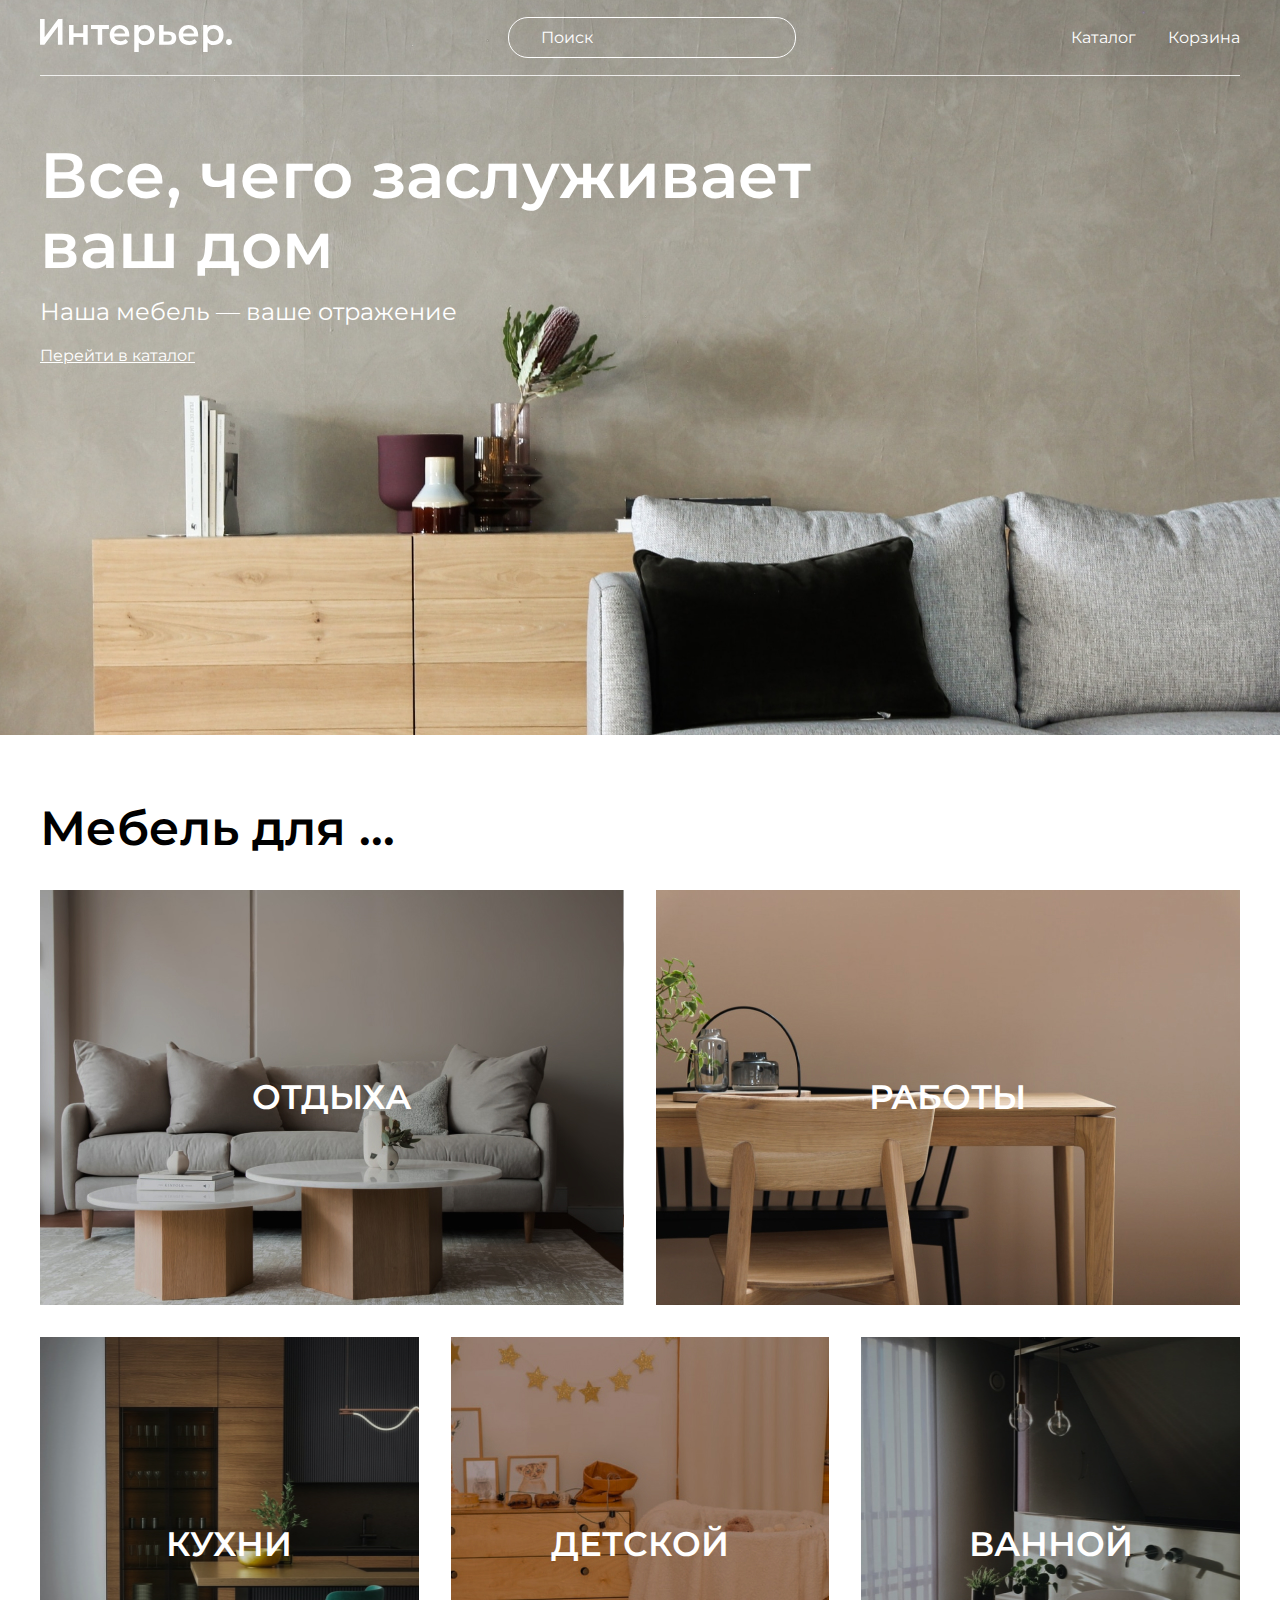
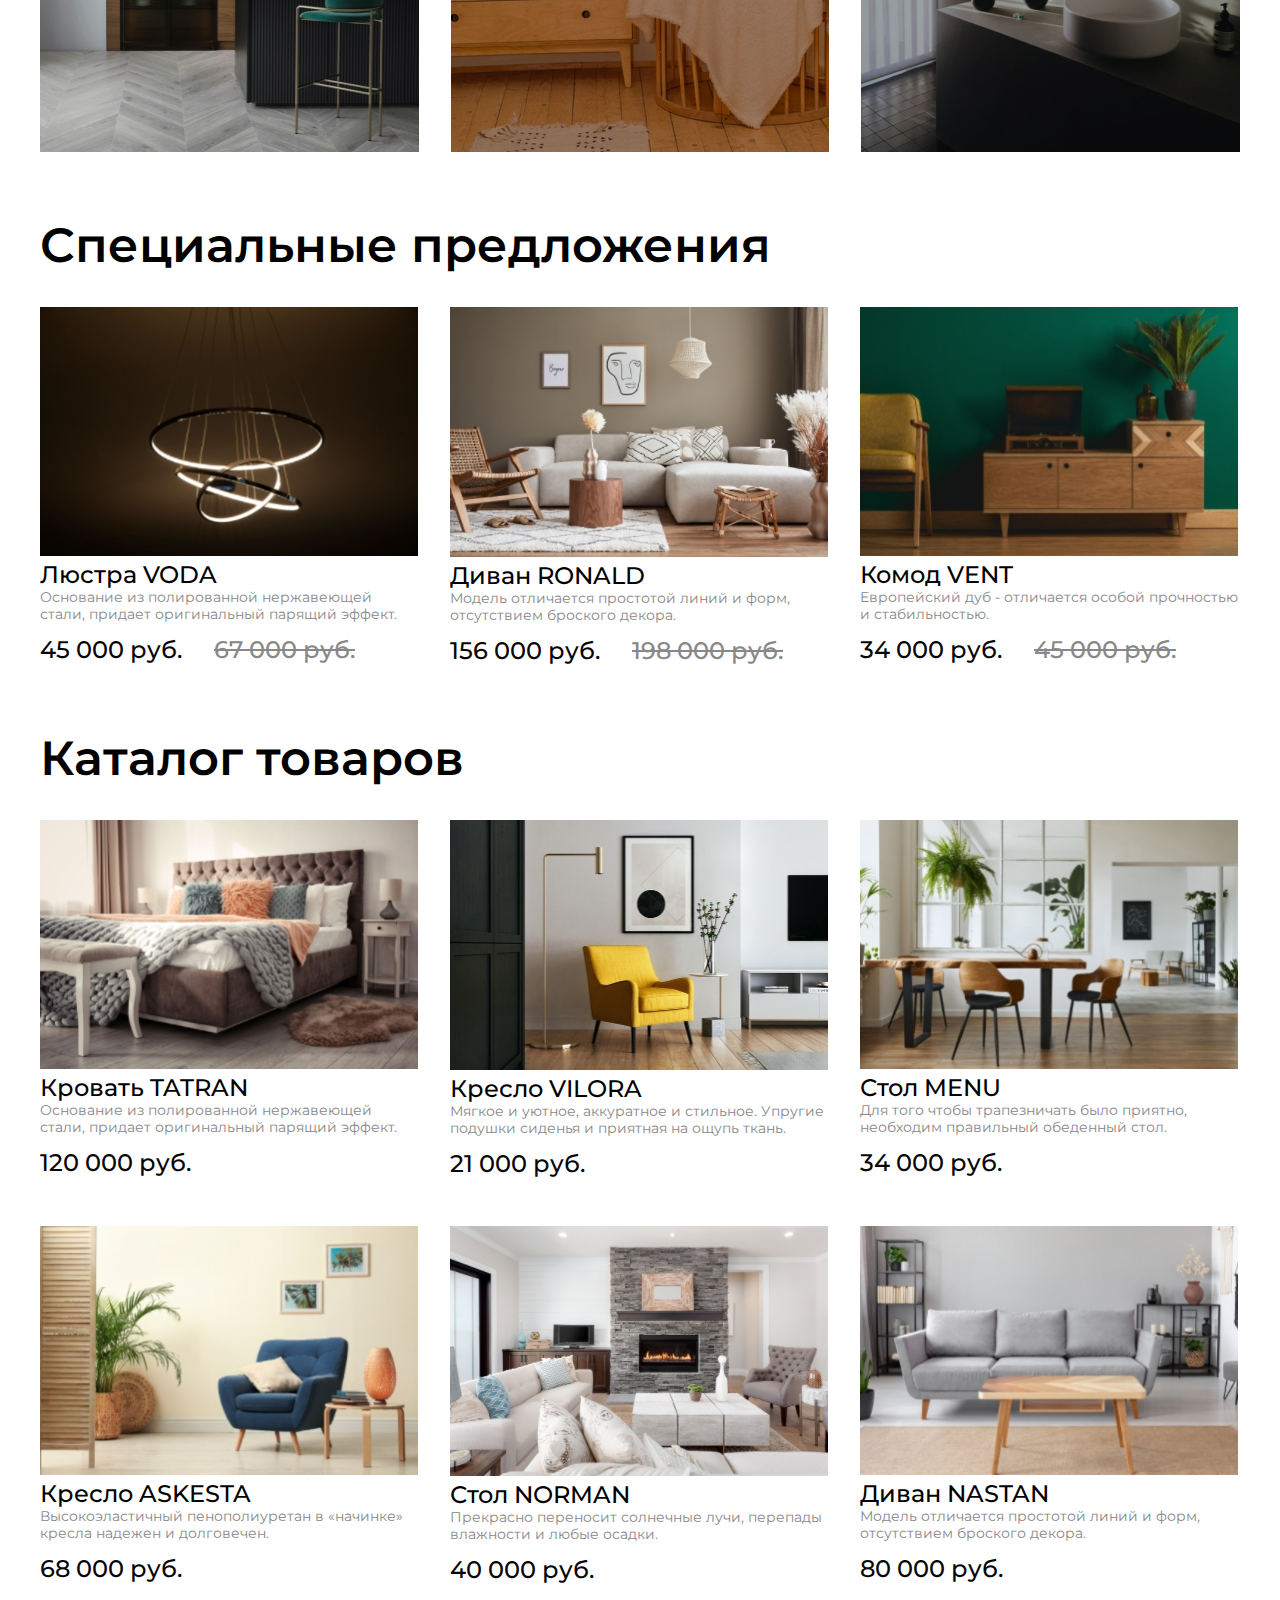
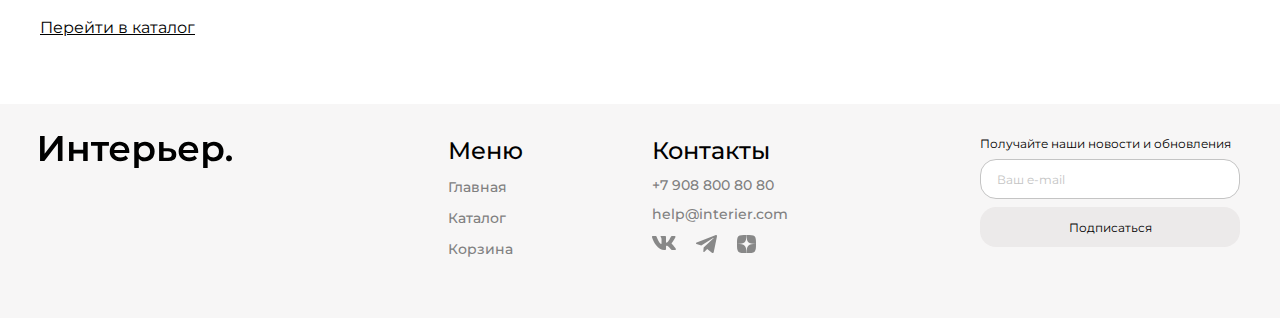
<file: index.html>
<!DOCTYPE html>
<html lang="en">
<head>
    <meta charset="UTF-8">
    <meta name="viewport" content="width=device-width, initial-scale=1.0">
    <title>Главная</title>
    <link rel="preconnect" href="https://fonts.googleapis.com">
    <link rel="preconnect" href="https://fonts.gstatic.com" crossorigin>
    <link href="https://fonts.googleapis.com/css2?family=Montserrat:wght@400;500;600&display=swap" rel="stylesheet">
    <link rel="stylesheet" href="styles.css">
</head>
<body>
    <div class="index">
        <div class="top center">
            <header class="top__header">
                <a class="top__header-logo" href="index.html"><img src="img/logotop.svg" alt="logo"></a>
                <input placeholder="Поиск" class="top__header-input" type="text">
                    <ul class="top__header-nav">
                        <li><a class="top__header-nav-link" href="catalog.html">Каталог</a></li>
                        <li><a class="top__header-nav-link" href="cart.html">Корзина</a></li>
                    </ul>
                    <div class="top__header-nav-mobile">
                        <a href="index.html"><img class="top__header-nav-mobile-svg" src="img/search.svg" alt="search"></a>
                        <a href="catalog.html"><img class="top__header-nav-mobile-svg" src="img/catalog.svg" alt="catalog"></a>
                        <a href="cart.html"><img class="top__header-nav-mobile-svg" src="img/cart.svg" alt="cart"></a>
                    </div>
            </header>
            <main class="top__main">
                    <h1 class="top__main-heading">Все, чего заслуживает ваш дом</h1>
                    <p class="top__main-slogan">Наша мебель — ваше отражение</p>
                    <a class="top__main-link" href="catalog.html">Перейти в каталог</a>
            </main>
        </div>
    </div>
    <section class="for center">
        <h2 class="for__heading">Мебель для ... </h2>
        <div class="for__content">
            <div class="for__item for__item_1 for__item-big">ОТДЫХА</div>
            <div class="for__item for__item_2 for__item-big">РАБОТЫ</div>
            <div class="for__item for__item_3">КУХНИ</div>
            <div class="for__item for__item_4">ДЕТСКОЙ</div>
            <div class="for__item for__item_5">ВАННОЙ</div>
        </div>
    </section>
    <section class="product center">
        <h2 class="product__heading">Специальные предложения</h2>
        <div class="product__content">
            <article class="product__box">
                <div class="product__box-img">
                    <a class="product__img" href="product.html"><img src="img/VODA.jpeg" alt="Люстра VODA"></a>
                    <div class="product__box-svg">
                        <img class="product__box-svg-pack" src="img/pack.svg" alt="pack">
                        <img class="product__box-svg-heart" src="img/heart.svg" alt="heart">
                    </div>
                </div>
                <h3><a class="product__title" href="product.html">Люстра VODA</a></h3>
                <p class="product__text">Основание из полированной нержавеющей стали, придает оригинальный парящий эффект.</p>
                <div class="product__price">
                    <p class="product__cost">45 000 руб.</p>
                    <p class="product__discount">67 000 руб.</p>
                </div>
            </article>
            <article class="product__box">
                <div class="product__box-img">
                    <a class="product__img" href="product.html"><img src="img/RONALD.jpeg" alt="Диван RONALD"></a>
                    <div class="product__box-svg">
                        <img class="product__box-svg-pack" src="img/pack.svg" alt="pack">
                        <img class="product__box-svg-heart" src="img/heart.svg" alt="heart">
                    </div>
                </div>
                <h3><a class="product__title" href="product.html">Диван RONALD</a></h3>
                <p class="product__text">Модель отличается простотой линий и форм, отсутствием броского декора.</p>
                <div class="product__price">
                    <p class="product__cost">156 000 руб.</p>
                    <p class="product__discount">198 000 руб.</p>
                </div>
            </article>
            <article class="product__box">
                <div class="product__box-img">
                    <a class="product__img" href="product.html"><img src="img/VENT.jpeg" alt="Комод VENT"></a>
                    <div class="product__box-svg">
                        <img class="product__box-svg-pack" src="img/pack.svg" alt="pack">
                        <img class="product__box-svg-heart" src="img/heart.svg" alt="heart">
                    </div>
                </div>
                <h3><a class="product__title" href="product.html">Комод VENT</a></h3>
                <p class="product__text">Европейский дуб - отличается особой прочностью и стабильностью.</p>
                <div class="product__price">
                    <p class="product__cost">34 000 руб.</p>
                    <p class="product__discount">45 000 руб.</p>
                </div>
            </article>
        </div>
    </section>
    <section class="product center">
        <h2 class="product__heading">Каталог товаров</h2>
        <div class="product__content">
            <article class="product__box">
                <div class="product__box-img">
                    <a class="product__img" href="product.html"><img src="img/TATRAN.jpeg" alt="Кровать TATRAN"></a>
                    <div class="product__box-svg">
                        <img class="product__box-svg-pack" src="img/pack.svg" alt="pack">
                        <img class="product__box-svg-heart" src="img/heart.svg" alt="heart">
                    </div>
                </div>
                <h3><a class="product__title" href="product.html">Кровать TATRAN</a></h3>
                <p class="product__text">Основание из полированной нержавеющей стали, придает оригинальный парящий эффект.</p>
                <p class="product__cost">120 000 руб.</p>
            </article>
            <article class="product__box">
                <div class="product__box-img">
                    <a class="product__img" href="product.html"><img src="img/VILORA.jpeg" alt="Кресло VILORA"></a>
                    <div class="product__box-svg">
                        <img class="product__box-svg-pack" src="img/pack.svg" alt="pack">
                        <img class="product__box-svg-heart" src="img/heart.svg" alt="heart">
                    </div>
                </div>
                <h3><a class="product__title" href="product.html">Кресло VILORA</a></h3>
                <p class="product__text">Мягкое и уютное, аккуратное и стильное. Упругие подушки сиденья и приятная на ощупь ткань. </p>
                <p class="product__cost">21 000 руб.</p>
            </article>
            <article class="product__box">
                <div class="product__box-img">
                    <a class="product__img" href="product.html"><img src="img/MENU.jpeg" alt="Стол MENU"></a>
                    <div class="product__box-svg">
                        <img class="product__box-svg-pack" src="img/pack.svg" alt="pack">
                        <img class="product__box-svg-heart" src="img/heart.svg" alt="heart">
                    </div>
                </div>
                <h3><a class="product__title" href="product.html">Стол MENU</a></h3>
                <p class="product__text">Для того чтобы трапезничать было приятно, необходим правильный обеденный стол.</p>
                <p class="product__cost">34 000 руб.</p>
            </article>
            <article class="product__box">
                <div class="product__box-img">
                    <a class="product__img" href="product.html"><img src="img/AKSESTA.jpeg" alt="Кресло ASKESTA"></a>
                    <div class="product__box-svg">
                        <img class="product__box-svg-pack" src="img/pack.svg" alt="pack">
                        <img class="product__box-svg-heart" src="img/heart.svg" alt="heart">
                    </div>
                </div>
                <h3><a class="product__title" href="product.html">Кресло ASKESTA</a></h3>
                <p class="product__text">Высокоэластичный пенополиуретан в «начинке» кресла надежен и долговечен.</p>
                <p class="product__cost">68 000 руб.</p>
            </article>
            <article class="product__box">
                <div class="product__box-img">
                    <a class="product__img" href="product.html"><img src="img/NORMAN.jpeg" alt="Стол NORMAN"></a>
                    <div class="product__box-svg">
                        <img class="product__box-svg-pack" src="img/pack.svg" alt="pack">
                        <img class="product__box-svg-heart" src="img/heart.svg" alt="heart">
                    </div>
                </div>
                <h3><a class="product__title" href="product.html">Стол NORMAN</a></h3>
                <p class="product__text">Прекрасно переносит солнечные лучи, перепады влажности и любые осадки.</p>
                <p class="product__cost">40 000 руб.</p>
            </article>
            <article class="product__box">
                <div class="product__box-img">
                    <a class="product__img" href="product.html"><img src="img/NASTAN.jpeg" alt="Диван NASTAN"></a>
                    <div class="product__box-svg">
                        <img class="product__box-svg-pack" src="img/pack.svg" alt="pack">
                        <img class="product__box-svg-heart" src="img/heart.svg" alt="heart">
                    </div>
                </div>
                <h3><a class="product__title" href="product.html">Диван NASTAN</a></h3>
                <p class="product__text">Модель отличается простотой линий и форм, отсутствием броского декора.</p>
                <p class="product__cost">80 000 руб.</p>
            </article>
        </div>
        <div class="product__footer">
            <a class="product__footer-link" href="catalog.html">Перейти в каталог</a>
        </div>
    </section>
    <footer class="footer center">
        <a class="footer__logo" href="index.html"><img src="img/logofooter.svg" alt="logo"></a>
        <div class="footer__content">
            <div class="footer__info">
                <nav class="footer__nav">
                    <h4 class="footer__heading">Меню</h4>
                    <ul class="footer__nav-list">
                        <li><a class="footer__nav-link" href="index.html">Главная</a></li>
                        <li><a class="footer__nav-link" href="catalog.html">Каталог</a></li>
                        <li><a class="footer__nav-link" href="cart.html">Корзина</a></li>
                    </ul>
                </nav>
                <div class="footer__item">
                    <h4 class="footer__heading">Контакты</h4>
                    <a class="footer__item-link" href="tel:+79088008080">+7 908 800 80 80 </a>
                    <a class="footer__item-link" href="mailto:help@interier.com">help@interier.com</a>
                    <div class="footer__icons">
                        <a class="footer__icons-link" href="#"><img src="img/VK.svg" alt="vk"></a>
                        <a class="footer__icons-link" href="#"><img src="img/Telegram.svg" alt="telegram"></a>
                        <a class="footer__icons-link" href="#"><img src="img/Dzen.svg" alt="dzen"></a>
                    </div>
                </div>
            </div>
            <form class="footer__from">
                <p class="footer__from-text">Получайте наши новости и обновления</p>
                <input placeholder="Ваш e-mail" class="footer__from-input" type="email">
                <button class="footer__from-btn">Подписаться</button>
            </form>
        </div>
    </footer>
</body>
</html>
</file>
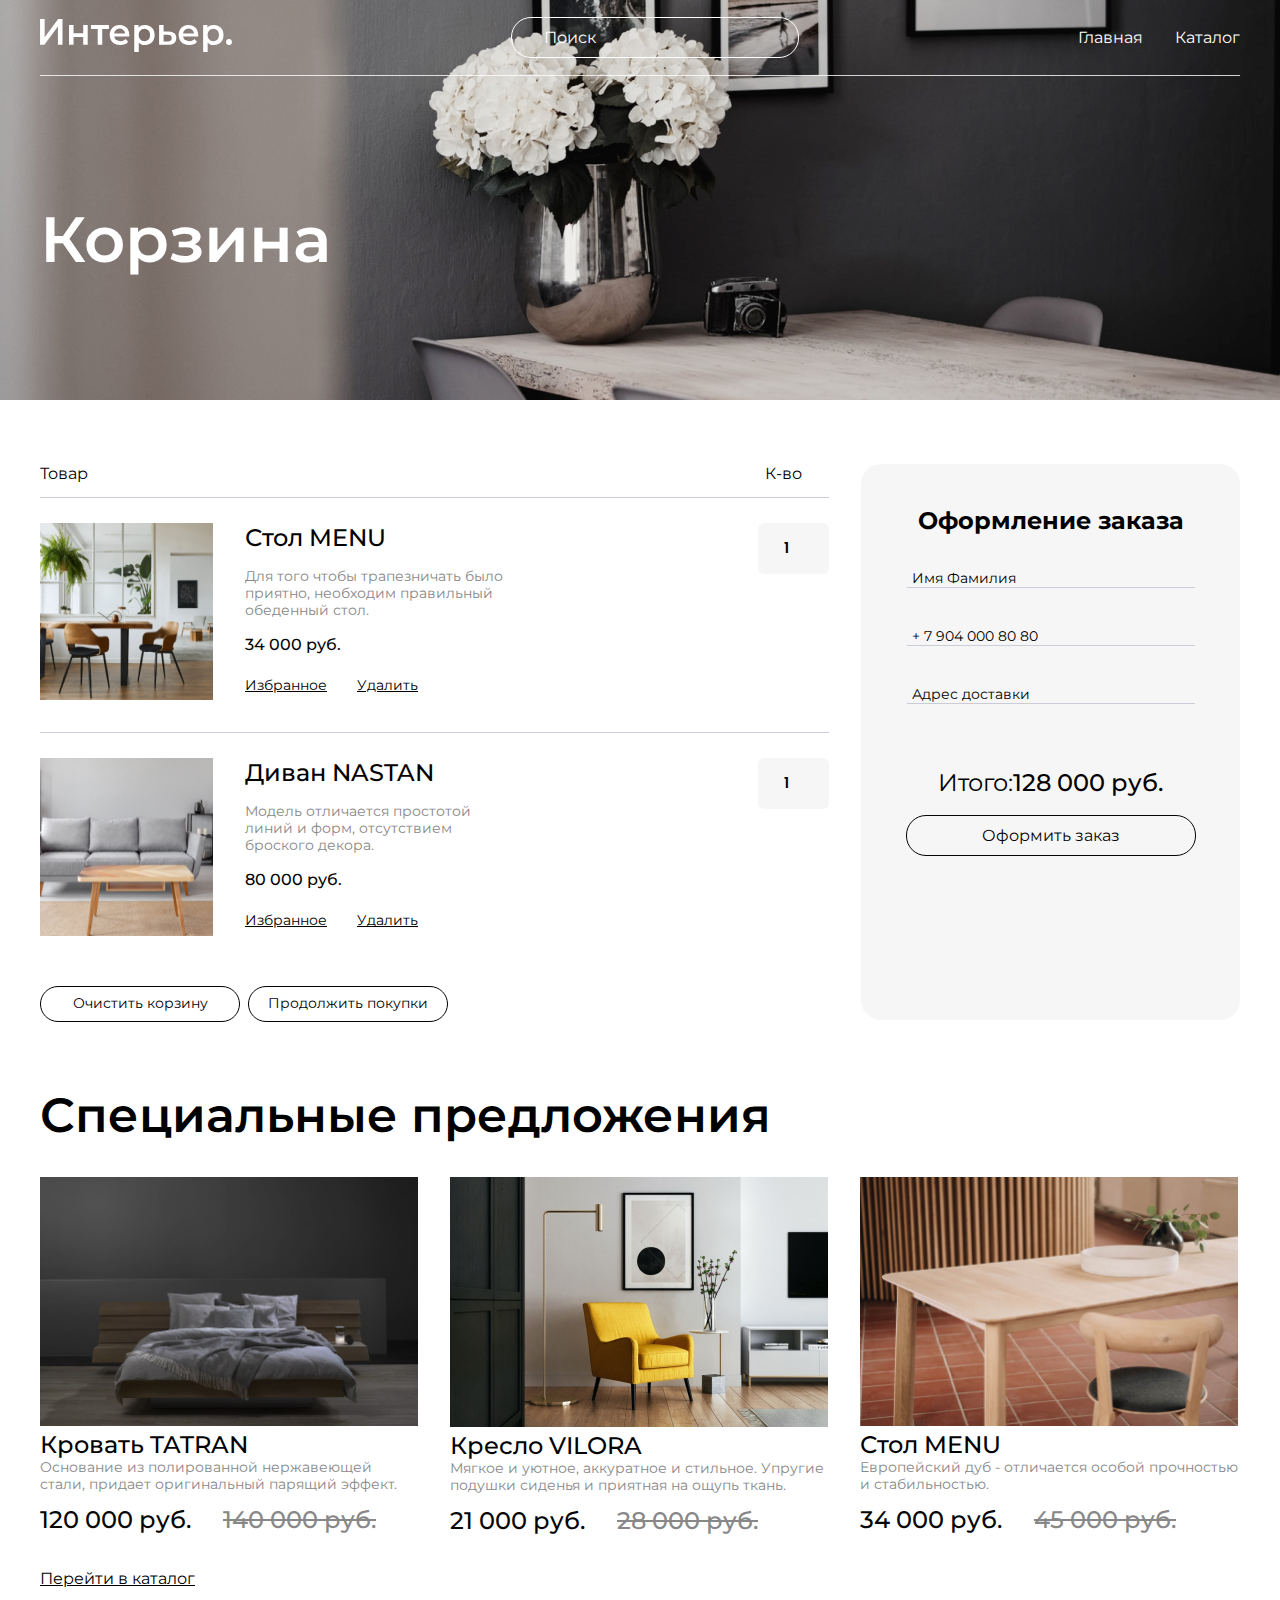
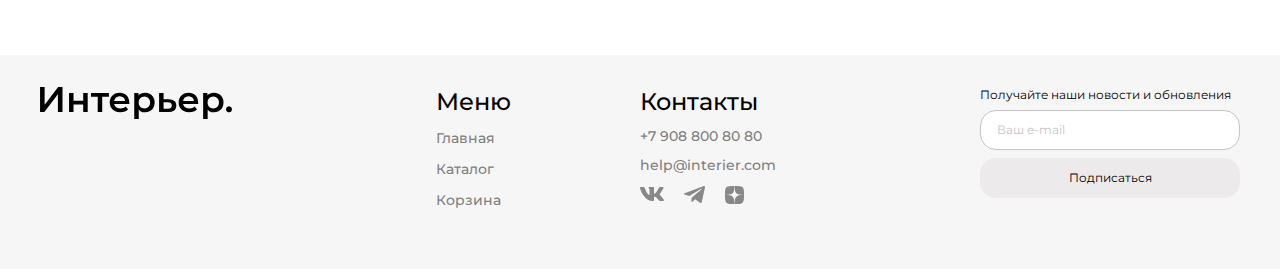
<file: cart.html>
<!DOCTYPE html>
<html lang="en">
<head>
    <meta charset="UTF-8">
    <meta name="viewport" content="width=device-width, initial-scale=1.0">
    <title>Корзина</title>
    <link rel="preconnect" href="https://fonts.googleapis.com">
    <link rel="preconnect" href="https://fonts.gstatic.com" crossorigin>
    <link href="https://fonts.googleapis.com/css2?family=Montserrat:wght@400;500;600&display=swap" rel="stylesheet">
    <link rel="preconnect" href="https://fonts.googleapis.com">
    <link rel="preconnect" href="https://fonts.gstatic.com" crossorigin>
    <link href="https://fonts.googleapis.com/css2?family=Montserrat:wght@400;500&display=swap" rel="stylesheet">
    <link rel="preconnect" href="https://fonts.googleapis.com">
    <link rel="preconnect" href="https://fonts.gstatic.com" crossorigin>
    <link href="https://fonts.googleapis.com/css2?family=Montserrat:wght@600&family=Poppins&display=swap" rel="stylesheet">
    <link rel="stylesheet" href="styles.css">
</head>
<body>
    <div class="basket">
        <div class="top center">
            <header class="top__header">
                <a class="top__header-logo" href="index.html"><img src="img/logotop.svg" alt="logo"></a>
                <input placeholder="Поиск" class="top__header-input" type="text">
                    <ul class="top__header-nav">
                        <li><a class="top__header-nav-link" href="index.html">Главная</a></li>
                        <li><a class="top__header-nav-link" href="catalog.html">Каталог</a></li>
                    </ul>
                    <div class="top__header-nav-mobile">
                        <a href="index.html"><img class="top__header-nav-mobile-svg" src="img/search.svg" alt="search"></a>
                        <a href="catalog.html"><img class="top__header-nav-mobile-svg" src="img/catalog.svg" alt="catalog"></a>
                        <a href="cart.html"><img class="top__header-nav-mobile-svg" src="img/cart.svg" alt="cart"></a>
                    </div>
            </header>
        </div>
        <h1 class="basket__heading center">Корзина</h1>
    </div>
    <div class="cart center">
        <div class="cart__content">
            <div class="cart__name">
                <p>Товар</p>
                <p class="cart__name-text">К-во</p>
            </div>
            <div class="cart__item">
                <div class="cart__left">
                    <img class="cart__left-img" src="img/cart/cart_menu.jpg" alt="Стол MENU">
                    <div class="cart__info">
                        <h4 class="cart__info-heading">Стол MENU</h4>
                        <p class="cart__info-text">Для того чтобы трапезничать было приятно, необходим правильный обеденный стол.</p>
                        <p class="cart__info-price">34 000 руб.</p>
                        <div class="cart__link">
                            <a class="cart__link-btn" href="#">Избранное</a>
                            <a class="cart__link-btn" href="#">Удалить</a>
                        </div>
                    </div>
                </div>
                <input class="cart__item-sum" type="number" value="1" min="1">
            </div>
            <div class="cart__item">
                <div class="cart__left">
                    <img class="cart__left-img" src="img/cart/cart_nastan.jpg" alt="Диван NASTAN">
                    <div class="cart__info">
                        <h4 class="cart__info-heading">Диван NASTAN</h4>
                        <p class="cart__info-text">Модель отличается простотой линий и форм, отсутствием броского декора.</p>
                        <p class="cart__info-price">80 000 руб.</p>
                        <div class="cart__link">
                            <a class="cart__link-btn" href="#">Избранное</a>
                            <a class="cart__link-btn" href="#">Удалить</a>
                        </div>
                    </div>
                </div>
                <input class="cart__item-sum" type="number" value="1" min="1">
            </div>
            <div class="cart__button">
                <button class="cart__button-btn" type="button">Очистить корзину</button>
                <button class="cart__button-btn" type="button">Продолжить покупки</button>
            </div>
        </div>
        <div class="cart__form">
            <h3 class="cart__form-heading">Оформление заказа</h3>
            <div class="cart__form-box">
                <input class="cart__form-input" placeholder="Имя Фамилия" required type="text">
                <input class="cart__form-input" placeholder="+ 7 904 000 80 80" required type="text">
                <input class="cart__form-input" placeholder="Адрес доставки" required type="text">
            </div>
            <div class="cart__form-total">
                <p class="cart__form-total-text">Итого:</p>
                <p class="cart__form-total-price">128 000 руб.</p>
            </div>
            <button class="cart__form-btn">Оформить заказ</button>
        </div>
    </div>
    <section class="product center">
        <h2 class="product__heading">Специальные предложения</h2>
        <div class="product__content">
            <article class="product__box">
                <div class="product__box-img">
                    <a class="product__img" href="product.html"><img src="img/cart/product_tatran.jpg" alt="Кровать TATRAN"></a>
                    <div class="product__box-svg">
                            <img class="product__box-svg-pack" src="img/pack.svg" alt="pack">
                            <img class="product__box-svg-heart" src="img/heart.svg" alt="heart">
                        </div>
                </div>
                <h3><a class="product__title" href="product.html">Кровать TATRAN</a></h3>
                <p class="product__text">Основание из полированной нержавеющей стали, придает оригинальный парящий эффект.</p>
                <div class="product__price">
                    <p class="product__cost">120 000 руб.</p>
                    <p class="product__discount">140 000 руб.</p>
                </div>
            </article>
            <article class="product__box">
                <div class="product__box-img">
                    <a class="product__img" href="product.html"><img src="img/cart/product_vilora.jpg" alt="Кресло VILORA"></a>
                    <div class="product__box-svg">
                        <img class="product__box-svg-pack" src="img/pack.svg" alt="pack">
                        <img class="product__box-svg-heart" src="img/heart.svg" alt="heart">
                    </div>
                </div>
                <h3><a class="product__title" href="product.html">Кресло VILORA</a></h3>
                <p class="product__text">Мягкое и уютное, аккуратное и стильное. Упругие подушки сиденья и приятная на ощупь ткань. </p>
                <div class="product__price">
                    <p class="product__cost">21 000 руб.</p>
                    <p class="product__discount">28 000 руб.</p>
                </div>
            </article>
            <article class="product__box">
                <div class="product__box-img">
                    <a class="product__img" href="product.html"><img src="img/cart/product_menu.jpg" alt="Стол MENU"></a>
                    <div class="product__box-svg">
                        <img class="product__box-svg-pack" src="img/pack.svg" alt="pack">
                        <img class="product__box-svg-heart" src="img/heart.svg" alt="heart">
                    </div>
                </div>
                <h3><a class="product__title" href="product.html">Стол MENU</a></h3>
                <p class="product__text">Европейский дуб - отличается особой прочностью и стабильностью.</p>
                <div class="product__price">
                    <p class="product__cost">34 000 руб.</p>
                    <p class="product__discount">45 000 руб.</p>
                </div>
            </article>
        </div>
        <div class="product__link-cart">
            <a class="product__link-cart-cart" href="catalog.html">Перейти в каталог</a>
        </div>
    </section>
    <footer class="footer center">
        <div class="footer__logo">
            <a class="footer__logo-link" href="index.html"><img src="img/logofooter.svg" alt="logo"></a>
        </div>
        <div class="footer__info">
            <nav class="footer__nav">
                <h4 class="footer__heading">Меню</h4>
                <ul class="footer__nav-list">
                    <li><a class="footer__nav-link" href="index.html">Главная</a></li>
                    <li><a class="footer__nav-link" href="catalog.html">Каталог</a></li>
                    <li><a class="footer__nav-link" href="cart.html">Корзина</a></li>
                </ul>
            </nav>
            <div class="footer__item">
                <h4 class="footer__heading">Контакты</h4>
                <a class="footer__item-link" href="#">+7 908 800 80 80</a>
                <a class="footer__item-link" href="#">help@interier.com</a>
                <div class="footer__icons">
                    <a class="footer__icons-link" href="#"><img src="img/VK.svg" alt="vk"></a>
                    <a class="footer__icons-link" href="#"><img src="img/Telegram.svg" alt="telegram"></a>
                    <a class="footer__icons-link" href="#"><img src="img/Dzen.svg" alt="dzen"></a>
                </div>
            </div>
        </div>
        <form class="footer__from">
            <p class="footer__from-text">Получайте наши новости и обновления</p>
            <input placeholder="Ваш e-mail" class="footer__from-input" type="email">
            <button class="footer__from-btn">Подписаться</button>
        </form>
    </footer>
</body>
</html>
</file>
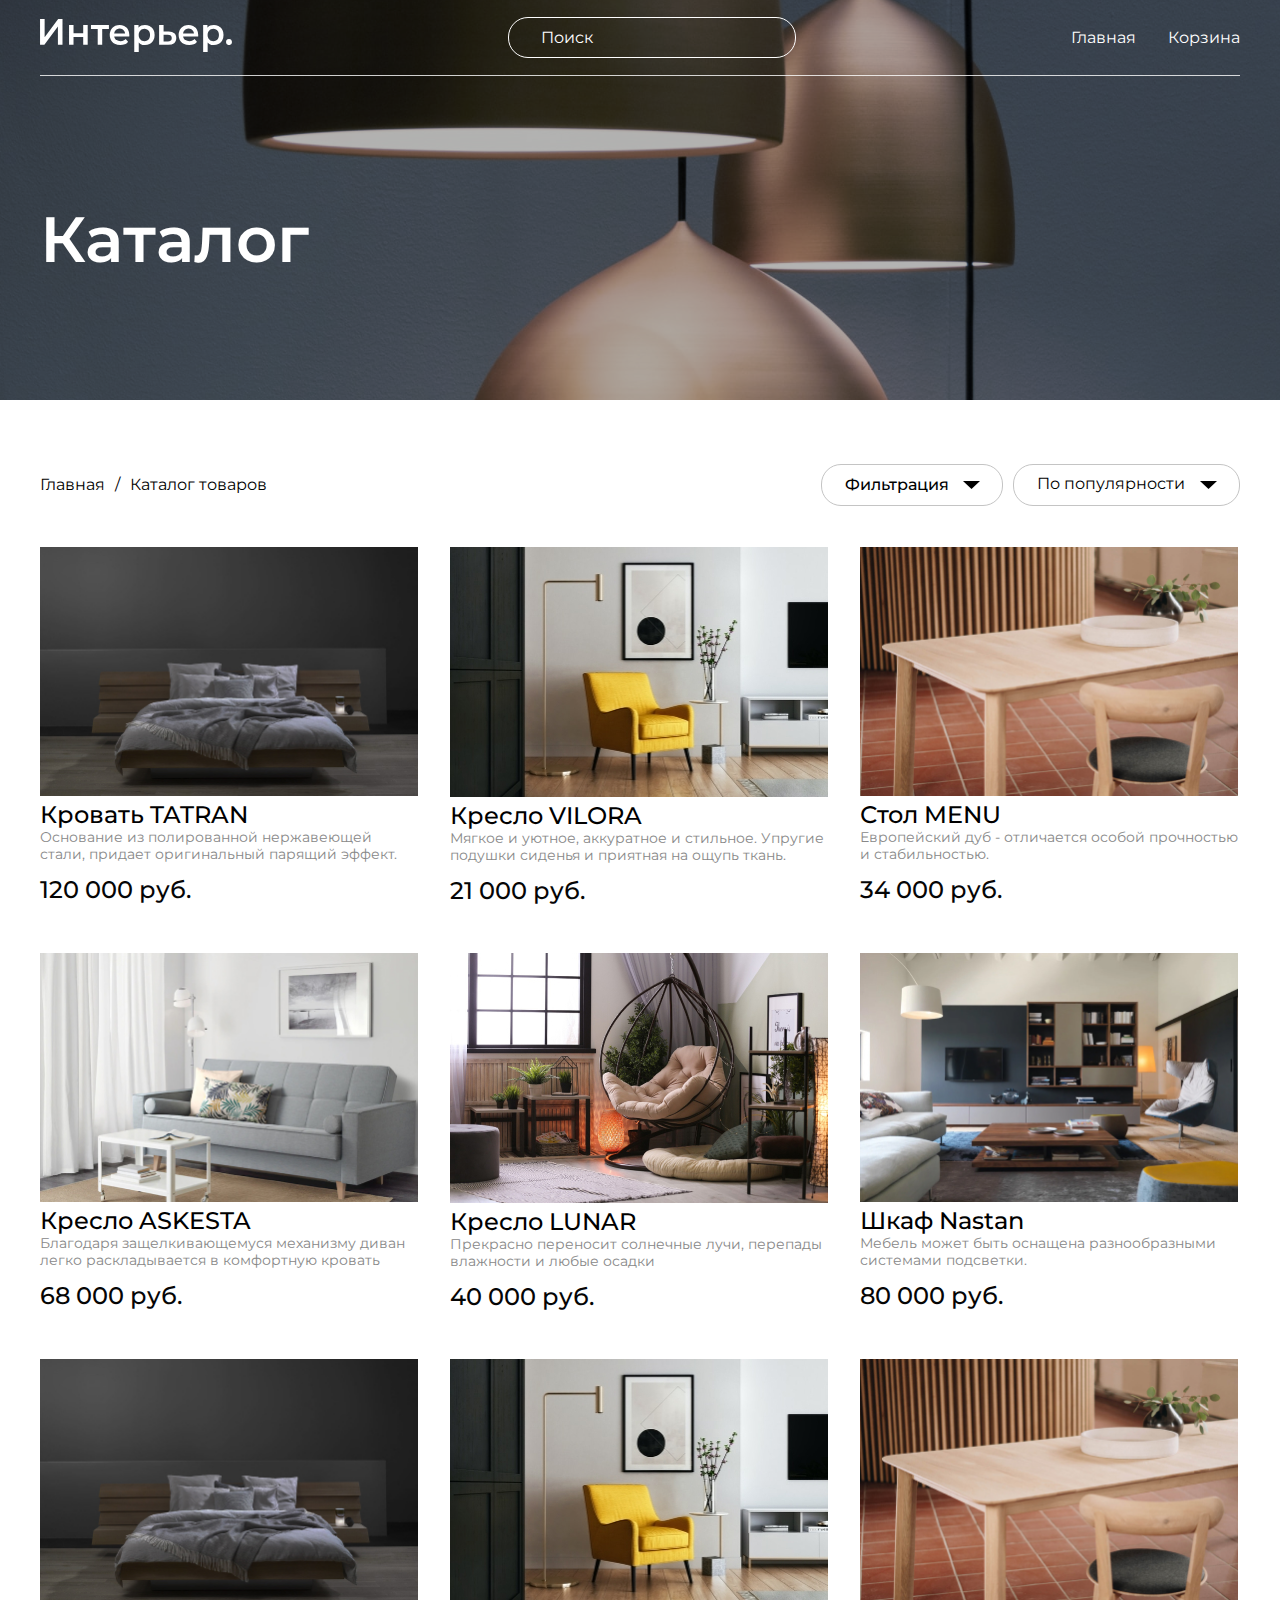
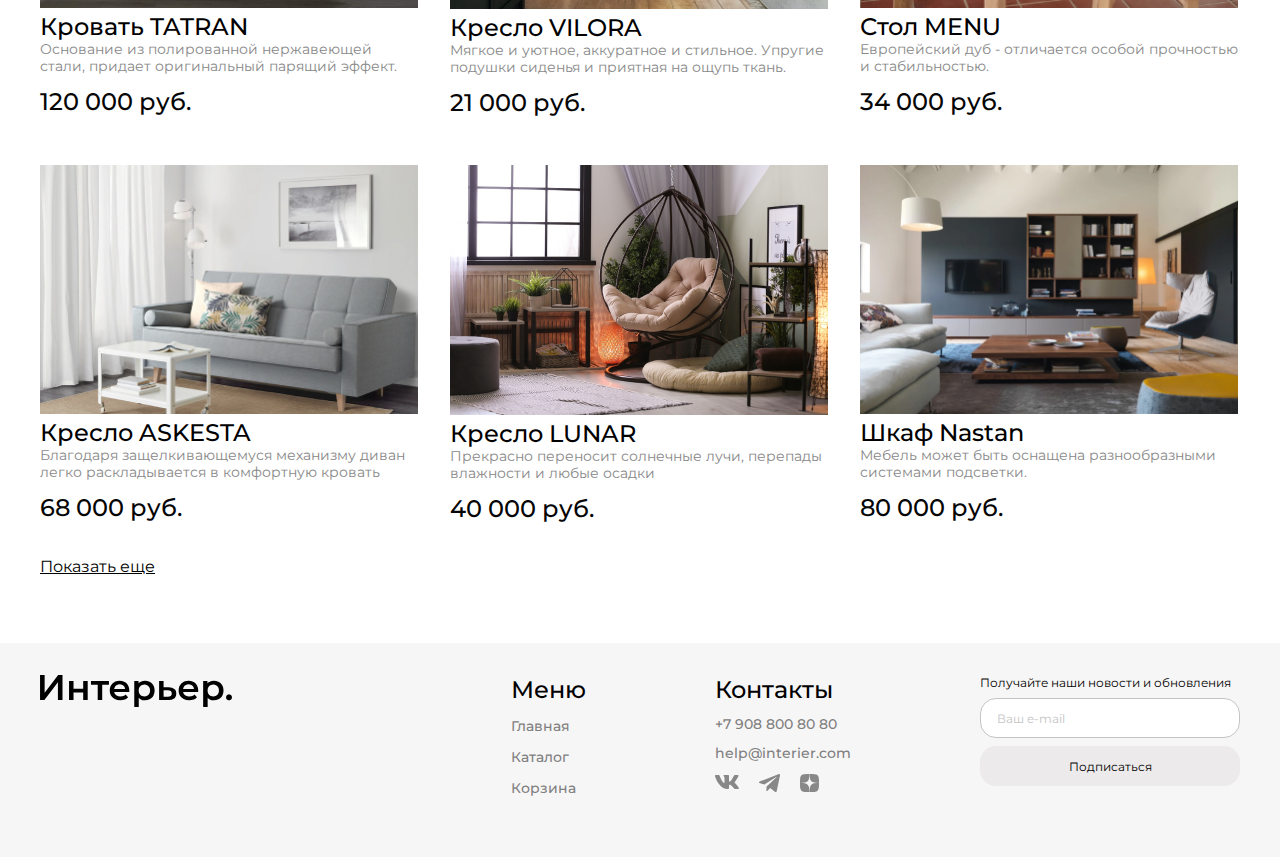
<file: catalog.html>
<!DOCTYPE html>
<html lang="en">
<head>
    <meta charset="UTF-8">
    <meta name="viewport" content="width=device-width, initial-scale=1.0">
    <title>Каталог</title>
    <link rel="preconnect" href="https://fonts.googleapis.com">
    <link rel="preconnect" href="https://fonts.gstatic.com" crossorigin>
    <link href="https://fonts.googleapis.com/css2?family=Montserrat:wght@400;500;600&display=swap" rel="stylesheet">
    <link rel="stylesheet" href="styles.css">
</head>
<body>
    <div class="catalog">
        <div class="top center">
            <header class="top__header">
                <a class="top__header-logo" href="index.html"><img src="img/catalog/logo-header.svg" alt="logo"></a>
                <input placeholder="Поиск" class="top__header-input" type="text">
                    <ul class="top__header-nav">
                        <li><a class="top__header-nav-link" href="index.html">Главная</a></li>
                        <li><a class="top__header-nav-link" href="cart.html">Корзина</a></li>
                    </ul>
                    <div class="top__header-nav-mobile">
                        <a href="index.html"><img class="top__header-nav-mobile-svg" src="img/search.svg" alt="search"></a>
                        <a href="catalog.html"><img class="top__header-nav-mobile-svg" src="img/catalog.svg" alt="catalog"></a>
                        <a href="cart.html"><img class="top__header-nav-mobile-svg" src="img/cart.svg" alt="cart"></a>
                    </div>
            </header>
        </div>
        <h1 class="catalog__heading center">Каталог</h1>
    </div>
    <div class="product center">
        <div class="product__nav">
            <div class="product__link">
                <a class="product__link-index" href="index.html">Главная</a>
                <p class="product__link-p">/</p>
                <a class="product__link-catalog" href="catalog.html">Каталог товаров</a>
            </div>
            <div class="product__filters">
                <details class="product__details ">
                    <summary class="product__details-summary button">Фильтрация</summary>
                    <div class="product__filter">
                        <form class="product__filter-form" action="#" method="get">
                            <div class="product__filter-content">
                                <fieldset class="product__filter-fieldset">
                                    <legend class="product__filter-legend">Сроки доставки</legend>
                                    <div class="product__radio">
                                        <input class="product__radio-input" type="radio" id="any" name="delivery-time" value="any">
                                        <label class="product__radio-label" for="any">Неважно</label>
                                    </div>
                                    <div class="product__radio">
                                        <input class="product__radio-input" type="radio" id="today" name="delivery-time" value="today">
                                        <label class="product__radio-label" for="today">Сегодня</label>
                                    </div>
                                    <div class="product__radio">
                                        <input class="product__radio-input" type="radio" id="tomorrow" name="delivery-time" value="tomorrow">
                                        <label class="product__radio-label" for="tomorrow">Завтра</label>
                                    </div>
                                    <div class="product__radio">
                                        <input class="product__radio-input" type="radio" id="three-days" name="delivery-time" value="three-days">
                                        <label class="product__radio-label" for="three-days">До 3 дней</label>
                                    </div>
                                    <div class="product__radio">
                                        <input class="product__radio-input" type="radio" id="seven-days" name="delivery-time" value="seven-days">
                                        <label class="product__radio-label" for="seven-days">До 7 дней</label>
                                    </div>
                                </fieldset>
                                <fieldset class="product__filter-fieldset">
                                    <legend class="product__filter-legend">Цена</legend>
                                    <div class="product__range">
                                        <label class="product__range-label" for="price-range">от 0 руб. до 10000 руб.</label>
                                        <div class="product__range-slider">
                                            <input class="product__range-input product__range-input--min" id="price-range" name="price-range" type="range" min="1" max="10000" value="1"> <input class="product__range-input product__range-input--max" id="price-range" name="price-range" type="range" min="1" max="10000" value="100000">
                                        </div>
                                    </div>
                                </fieldset>
                                <fieldset class="product__filter-fieldset">
                                    <legend class="product__filter-legend">Цвет</legend>
                                    <div class="product__color">
                                        <div class="product__checkbox product__color-checkbox">
                                            <input class="product__checkbox-input" type="checkbox" id="color-white">
                                            <label class="product__checkbox-label product__checkbox-label--white" for="color-white"></label>
                                        </div>
                                        <div class="product__checkbox product__color-checkbox">
                                            <input class="product__checkbox-input" type="checkbox" id="color-black">
                                            <label class="product__checkbox-label product__checkbox-label--black" for="color-black"></label>
                                        </div>
                                        <div class="product__checkbox product__color-checkbox">
                                            <input class="product__checkbox-input" type="checkbox" id="color-gray">
                                            <label class="product__checkbox-label product__checkbox-label--gray" for="color-gray"></label>
                                        </div>
                                        <div class="product__checkbox product__color-checkbox">
                                            <input class="product__checkbox-input" type="checkbox" id="color-red">
                                            <label class="product__checkbox-label product__checkbox-label--red" for="color-red"></label>
                                        </div>
                                        <div class="product__checkbox product__color-checkbox">
                                            <input class="product__checkbox-input" type="checkbox" id="color-orange">
                                            <label class="product__checkbox-label product__checkbox-label--orange" for="color-orange"></label>
                                        </div>
                                        <div class="product__checkbox product__color-checkbox">
                                            <input class="product__checkbox-input" type="checkbox" id="color-yellow">
                                            <label class="product__checkbox-label product__checkbox-label--yellow" for="color-yellow"></label>
                                        </div>
                                        <div class="product__checkbox product__color-checkbox">
                                            <input class="product__checkbox-input" type="checkbox" id="color-green">
                                            <label class="product__checkbox-label product__checkbox-label--green" for="color-green"></label>
                                        </div>
                                        <div class="product__checkbox product__color-checkbox">
                                            <input class="product__checkbox-input" type="checkbox" id="color-teal">
                                            <label class="product__checkbox-label product__checkbox-label--teal" for="color-teal"></label>
                                        </div>
                                        <div class="product__checkbox product__color-checkbox">
                                            <input class="product__checkbox-input" type="checkbox" id="color-light-blue">
                                            <label class="product__checkbox-label product__checkbox-label--light-blue" for="color-light-blue"></label>
                                        </div>
                                        <div class="product__checkbox product__color-checkbox">
                                            <input class="product__checkbox-input" type="checkbox" id="color-blue">
                                            <label class="product__checkbox-label product__checkbox-label--blue" for="color-blue"></label>
                                        </div>
                                        <div class="product__checkbox product__color-checkbox">
                                            <input class="product__checkbox-input" type="checkbox" id="color-purpule">
                                            <label class="product__checkbox-label product__checkbox-label--purpule" for="color-purpule"></label>
                                        </div>
                                        <div class="product__checkbox product__color-checkbox">
                                            <input class="product__checkbox-input" type="checkbox" id="color-violet">
                                            <label class="product__checkbox-label product__checkbox-label--violet" for="color-violet"></label>
                                        </div>
                                        <div class="product__checkbox product__color-checkbox">
                                            <input class="product__checkbox-input" type="checkbox" id="color-lavender">
                                            <label class="product__checkbox-label product__checkbox-label--lavender" for="color-lavender"></label>
                                        </div>
                                        <div class="product__checkbox product__color-checkbox">
                                            <input class="product__checkbox-input" type="checkbox" id="color-pink">
                                            <label class="product__checkbox-label product__checkbox-label--pink" for="color-pink"></label>
                                        </div>
                                    </div>
                                </fieldset>
                                <!-- Тип комнаты -->
                                <fieldset class="product__filter-fieldset product__filter-fieldset--type">
                                    <legend class="product__filter-legend">Тип комнаты</legend>
                                    <div class="product__checkbox">
                                        <input class="product__checkbox-input" type="checkbox" id="kitchen-dining" name="room-type" value="kitchen-dining">
                                        <label class="product__checkbox-label" for="kitchen-dining">Кухня и столовая</label>
                                    </div>
                                    <div class="product__checkbox">
                                        <input class="product__checkbox-input" type="checkbox" id="bathroom" name="room-type" value="bathroom">
                                        <label class="product__checkbox-label" for="bathroom">Ванная комната</label>
                                    </div>
                                    <div class="product__checkbox">
                                        <input class="product__checkbox-input" type="checkbox" id="kids-room" name="room-type" value="kids-room">
                                        <label class="product__checkbox-label" for="kids-room">Детская комната</label>
                                    </div>
                                    <div class="product__checkbox">
                                        <input class="product__checkbox-input" type="checkbox" id="home-office" name="room-type" value="home-office">
                                        <label class="product__checkbox-label" for="home-office">Домашний офис</label>
                                    </div>
                                    <div class="product__checkbox">
                                        <input class="product__checkbox-input" type="checkbox" id="living-room" name="room-type" value="living-room">
                                        <label class="product__checkbox-label" for="living-room">Гостинная</label>
                                    </div>
                                    <div class="product__checkbox">
                                        <input class="product__checkbox-input" type="checkbox" id="hallway" name="room-type" value="hallway">
                                        <label class="product__checkbox-label" for="hallway">Прихожая</label>
                                    </div>
                                    <div class="product__checkbox">
                                        <input class="product__checkbox-input" type="checkbox" id="bedroom" name="room-type" value="bedroom">
                                        <label class="product__checkbox-label" for="bedroom">Спальня</label>
                                    </div>
                                    <div class="product__checkbox">
                                        <input class="product__checkbox-input" type="checkbox" id="wardrobe" name="room-type" value="wardrobe">
                                        <label class="product__checkbox-label" for="wardrobe">Гардероб</label>
                                    </div>
                                    <div class="product__checkbox">
                                        <input class="product__checkbox-input" type="checkbox" id="dacha" name="room-type" value="dacha">
                                        <label class="product__checkbox-label" for="dacha">Дача</label>
                                    </div>
                                    <div class="product__checkbox">
                                        <input class="product__checkbox-input" type="checkbox" id="light" name="room-type" value="light">
                                        <label class="product__checkbox-label" for="light">Свет</label>
                                    </div>
                                </fieldset>
                            </div>
                            <button type="submit" class="product__filter-button button">Применить</button>
                        </form>
                    </div>
                </details>
                <select class="product__details-sorting button">
                    <option value="popularity">По популярности</option>
                    <option value="rating">По рейтингу</option>
                    <option value="cheaper">По дешевле</option>
                    <option value="dearly">По дороже</option>
                    <option value="new">Новинки</option>
                </select>
            </div>
        </div>
        <div class="product__content">
            <article class="product__box">
                <div class="product__box-img">
                    <a class="product__img" href="product.html"><img src="img/catalog/tatran.jpg" alt="Кровать TATRAN"></a>
                    <div class="product__box-svg">
                        <img class="product__box-svg-pack" src="img/pack.svg" alt="pack">
                        <img class="product__box-svg-heart" src="img/heart.svg" alt="heart">
                    </div>
                </div>
                <h3><a class="product__title" href="product.html">Кровать TATRAN</a></h3>
                <p class="product__text">Основание из полированной нержавеющей стали, придает оригинальный парящий эффект.</p>
                <p class="product__cost">120 000 руб.</p>
            </article>
            <article class="product__box">
                <div class="product__box-img">
                    <a class="product__img" href="product.html"><img src="img/catalog/vilora.jpeg" alt="Кресло VILORA"></a>
                    <div class="product__box-svg">
                        <img class="product__box-svg-pack" src="img/pack.svg" alt="pack">
                        <img class="product__box-svg-heart" src="img/heart.svg" alt="heart">
                    </div>
                </div>
                <h3><a class="product__title" href="product.html">Кресло VILORA</a></h3>
                <p class="product__text">Мягкое и уютное, аккуратное и стильное. Упругие подушки сиденья и приятная на ощупь ткань. </p>
                <p class="product__cost">21 000 руб.</p>
            </article>
            <article class="product__box">
                <div class="product__box-img">
                    <a class="product__img" href="product.html"><img src="img/catalog/menu.jpg" alt="Стол MENU"></a>
                    <div class="product__box-svg">
                        <img class="product__box-svg-pack" src="img/pack.svg" alt="pack">
                        <img class="product__box-svg-heart" src="img/heart.svg" alt="heart">
                    </div>
                </div>
                <h3><a class="product__title" href="product.html">Стол MENU</a></h3>
                <p class="product__text">Европейский дуб - отличается особой прочностью и стабильностью.</p>
                <p class="product__cost">34 000 руб.</p>
            </article>
            <article class="product__box">
                <div class="product__box-img">
                    <a class="product__img" href="product.html"><img src="img/catalog/askesta.jpg" alt="Кресло ASKESTA"></a>
                    <div class="product__box-svg">
                        <img class="product__box-svg-pack" src="img/pack.svg" alt="pack">
                        <img class="product__box-svg-heart" src="img/heart.svg" alt="heart">
                    </div>
                </div>
                <h3><a class="product__title" href="product.html">Кресло ASKESTA</a></h3>
                <p class="product__text">Благодаря защелкивающемуся механизму диван легко раскладывается в комфортную кровать</p>
                <p class="product__cost">68 000 руб.</p>
            </article>
            <article class="product__box">
                <div class="product__box-img">
                    <a class="product__img" href="product.html"><img src="img/catalog/lunar.jpg" alt="Кресло LUNAR"></a>
                    <div class="product__box-svg">
                        <img class="product__box-svg-pack" src="img/pack.svg" alt="pack">
                        <img class="product__box-svg-heart" src="img/heart.svg" alt="heart">
                    </div>
                </div>
                <h3><a class="product__title" href="product.html">Кресло LUNAR</a></h3>
                <p class="product__text">Прекрасно переносит солнечные лучи, перепады влажности и любые осадки</p>
                <p class="product__cost">40 000 руб.</p>
            </article>
            <article class="product__box">
                <div class="product__box-img">
                    <a class="product__img" href="product.html"><img src="img/catalog/nastan.jpg" alt="Шкаф Nastan"></a>
                    <div class="product__box-svg">
                        <img class="product__box-svg-pack" src="img/pack.svg" alt="pack">
                        <img class="product__box-svg-heart" src="img/heart.svg" alt="heart">
                    </div>
                </div>
                <h3><a class="product__title" href="product.html">Шкаф Nastan</a></h3>
                <p class="product__text">Мебель может быть оснащена разнообразными системами подсветки.</p>
                <p class="product__cost">80 000 руб.</p>
            </article>
            <article class="product__box">
                <div class="product__box-img">
                    <a class="product__img" href="product.html"><img src="img/catalog/tatran.jpg" alt="Кровать TATRAN"></a>
                    <div class="product__box-svg">
                        <img class="product__box-svg-pack" src="img/pack.svg" alt="pack">
                        <img class="product__box-svg-heart" src="img/heart.svg" alt="heart">
                    </div>
                </div>
                <h3><a class="product__title" href="product.html">Кровать TATRAN</a></h3>
                <p class="product__text">Основание из полированной нержавеющей стали, придает оригинальный парящий эффект.</p>
                <p class="product__cost">120 000 руб.</p>
            </article>
            <article class="product__box">
                <div class="product__box-img">
                    <a class="product__img" href="product.html"><img src="img/catalog/vilora.jpeg" alt="Кресло VILORA"></a>
                    <div class="product__box-svg">
                        <img class="product__box-svg-pack" src="img/pack.svg" alt="pack">
                        <img class="product__box-svg-heart" src="img/heart.svg" alt="heart">
                    </div>
                </div>
                <h3><a class="product__title" href="product.html">Кресло VILORA</a></h3>
                <p class="product__text">Мягкое и уютное, аккуратное и стильное. Упругие подушки сиденья и приятная на ощупь ткань. </p>
                <p class="product__cost">21 000 руб.</p>
            </article>
            <article class="product__box">
                <div class="product__box-img">
                    <a class="product__img" href="product.html"><img src="img/catalog/menu.jpg" alt="Стол MENU"></a>
                    <div class="product__box-svg">
                        <img class="product__box-svg-pack" src="img/pack.svg" alt="pack">
                        <img class="product__box-svg-heart" src="img/heart.svg" alt="heart">
                    </div>
                </div>
                <h3><a class="product__title" href="product.html">Стол MENU</a></h3>
                <p class="product__text">Европейский дуб - отличается особой прочностью и стабильностью.</p>
                <p class="product__cost">34 000 руб.</p>
            </article>
            <article class="product__box">
                <div class="product__box-img">
                    <a class="product__img" href="product.html"><img src="img/catalog/askesta.jpg" alt="Кресло ASKESTA"></a>
                    <div class="product__box-svg">
                        <img class="product__box-svg-pack" src="img/pack.svg" alt="pack">
                        <img class="product__box-svg-heart" src="img/heart.svg" alt="heart">
                    </div>
                </div>
                <h3><a class="product__title" href="product.html">Кресло ASKESTA</a></h3>
                <p class="product__text">Благодаря защелкивающемуся механизму диван легко раскладывается в комфортную кровать</p>
                <p class="product__cost">68 000 руб.</p>
            </article>
            <article class="product__box">
                <div class="product__box-img">
                    <a class="product__img" href="product.html"><img src="img/catalog/lunar.jpg" alt="Кресло LUNAR"></a>
                    <div class="product__box-svg">
                        <img class="product__box-svg-pack" src="img/pack.svg" alt="pack">
                        <img class="product__box-svg-heart" src="img/heart.svg" alt="heart">
                    </div>
                </div>
                <h3><a class="product__title" href="product.html">Кресло LUNAR</a></h3>
                <p class="product__text">Прекрасно переносит солнечные лучи, перепады влажности и любые осадки</p>
                <p class="product__cost">40 000 руб.</p>
            </article>
            <article class="product__box">
                <div class="product__box-img">
                    <a class="product__img" href="product.html"><img src="img/catalog/nastan.jpg" alt="Шкаф Nastan"></a>
                    <div class="product__box-svg">
                        <img class="product__box-svg-pack" src="img/pack.svg" alt="pack">
                        <img class="product__box-svg-heart" src="img/heart.svg" alt="heart">
                    </div>
                </div>
                <h3><a class="product__title" href="product.html">Шкаф Nastan</a></h3>
                <p class="product__text">Мебель может быть оснащена разнообразными системами подсветки.</p>
                <p class="product__cost">80 000 руб.</p>
            </article>
        </div>
        <div class="product__footer">
            <a class="product__footer-link" href="#">Показать еще</a>
        </div>
    </div>
    <footer class="footer center">
        <div class="footer__logo">
            <a class="footer__logo-link" href="index.html"><img src="img/catalog/logo-footer.svg" alt="logo"></a>
        </div>
        <div class="footer__info">
            <nav class="footer__nav">
                <h4 class="footer__heading">Меню</h4>
                <ul class="footer__nav-list">
                    <li><a class="footer__nav-link" href="index.html">Главная</a></li>
                    <li><a class="footer__nav-link" href="catalog.html">Каталог</a></li>
                    <li><a class="footer__nav-link" href="cart.html">Корзина</a></li>
                </ul>
            </nav>
            <div class="footer__item">
                <h4 class="footer__heading">Контакты</h4>
                <a class="footer__item-link" href="#">+7 908 800 80 80</a>
                <a class="footer__item-link" href="#">help@interier.com</a>
                <div class="footer__icons">
                    <a class="footer__icons-link" href="#"><img src="img/VK.svg" alt="vk"></a>
                    <a class="footer__icons-link" href="#"><img src="img/Telegram.svg" alt="telegram"></a>
                    <a class="footer__icons-link" href="#"><img src="img/Dzen.svg" alt="dzen"></a>
                </div>
            </div>
            <form class="footer__from">
                <p class="footer__from-text">Получайте наши новости и обновления</p>
                <input placeholder="Ваш e-mail" class="footer__from-input" type="email">
                <button class="footer__from-btn">Подписаться</button>
            </form>
        </div>
    </footer>
</body>
</html>
</file>
<file: styles.css>
@charset "UTF-8";
/* Общие стили */
* {
  margin: 0;
  padding: 0;
}

a {
  text-decoration: none;
}

body {
  font-family: "Montserrat", sans-serif;
}

.center {
  padding-left: calc(50% - 600px);
  padding-right: calc(50% - 600px);
}

img {
  width: 100%;
  height: auto;
}

.svg:hover path {
  fill: black;
}

.svg path {
  transition: all 1s;
}

.svg:hover {
  transform: scale(1.5);
}

/* Стили шапки */
.index {
  height: 735px;
  background-image: url(img/topback.jpeg);
  background-repeat: no-repeat;
  background-position: center;
  background-size: cover;
}

.top__header {
  height: 76px;
  display: flex;
  flex-wrap: wrap;
  justify-content: space-between;
  align-items: center;
  border-bottom: 0.5px solid rgba(255, 255, 255, 0.8);
}
.top__header-input {
  width: 288px;
  height: 41px;
  box-sizing: border-box;
  border: 1px solid rgb(255, 255, 255);
  border-radius: 20px;
  background-color: transparent;
  outline: none;
  color: rgb(255, 255, 255);
  font-size: 16px;
  font-weight: 400;
  line-height: 20px;
  letter-spacing: 0%;
  text-align: left;
  padding-left: 32px;
  padding-right: 32px;
  font-family: inherit;
}
.top__header-input::-moz-placeholder {
  color: rgb(255, 255, 255);
}
.top__header-input::placeholder {
  color: rgb(255, 255, 255);
}
.top__header-nav {
  list-style-type: none;
  display: flex;
  flex-wrap: wrap;
  gap: 32px;
}
.top__header-nav-link {
  font-size: 16px;
  line-height: 20px;
  color: gray;
  color: rgb(255, 255, 255);
  font-size: 16px;
  font-weight: 400;
  line-height: 20px;
  letter-spacing: 0%;
  text-align: left;
}
.top__header-nav-link:hover {
  text-decoration: underline;
}
.top__header-nav-mobile {
  display: none;
}
.top__main {
  padding-top: 64px;
  display: flex;
  flex-wrap: wrap;
  gap: 16px;
  flex-direction: column;
}
.top__main-heading {
  font-weight: 600;
  font-size: 64px;
  line-height: 70px;
  color: rgb(255, 255, 255);
  font-size: 64px;
  font-weight: 600;
  line-height: 70px;
  letter-spacing: 0%;
  text-align: left;
  max-width: 792px;
}
.top__main-slogan {
  font-size: 24px;
  line-height: 32px;
  color: rgb(255, 255, 255);
  font-size: 24px;
  font-weight: 400;
  line-height: 32px;
  letter-spacing: 0%;
  text-align: left;
}
.top__main-link {
  font-size: 16px;
  line-height: 24px;
  color: gray;
  color: rgb(255, 255, 255);
  font-size: 16px;
  font-weight: 400;
  line-height: 24px;
  letter-spacing: 0%;
  text-align: left;
  text-decoration: underline;
}
.top__main-link:hover {
  text-decoration: none;
  color: gray;
}

/* Стили for */
.for {
  padding-top: 64px;
}
.for__heading {
  color: rgb(0, 0, 0);
  font-size: 48px;
  font-weight: 600;
  line-height: 59px;
  letter-spacing: 0%;
  text-align: left;
  margin-bottom: 32px;
}
.for__content {
  display: grid;
  gap: 32px;
  grid-template-columns: repeat(12, 1fr);
}
.for__item {
  height: 415px;
  grid-column: span 4;
  color: rgb(255, 255, 255);
  font-size: 34px;
  font-weight: 600;
  line-height: 41px;
  letter-spacing: 0%;
  display: flex;
  justify-content: center;
  align-items: center;
}
.for__item-big {
  grid-column: span 6;
}
.for__item_1 {
  background-image: url(img/for-1.jpg);
}
.for__item_2 {
  background-image: url(img/for-2.jpg);
}
.for__item_3 {
  background-image: url(img/for-3.jpg);
}
.for__item_4 {
  background-image: url(img/for-4.jpg);
}
.for__item_5 {
  background-image: url(img/for-5.jpg);
}

/* Стили продуктов */
.product {
  padding-top: 64px;
}
.product__heading {
  margin-bottom: 32px;
  color: rgb(0, 0, 0);
  font-size: 48px;
  font-weight: 600;
  line-height: 59px;
  letter-spacing: 0%;
  text-align: left;
}
.product__content {
  display: flex;
  flex-wrap: wrap;
  -moz-column-gap: 32px;
       column-gap: 32px;
  row-gap: 56px;
}
.product__box {
  width: 378px;
  display: flex;
  flex-direction: column;
}
.product__box-img:hover {
  position: relative;
}
.product__box-svg {
  display: none;
}
.product__box-svg-pack {
  height: 24px;
  width: 24px;
  position: absolute;
  top: 12px;
  right: 58px;
}
.product__box-svg-heart {
  height: 24px;
  width: 24px;
  position: absolute;
  top: 12px;
  right: 12px;
}
.product__box-img:hover .product__box-svg {
  display: block;
}
.product__img {
  width: 100%;
}
.product__title {
  margin-bottom: 8px;
  color: rgb(0, 0, 0);
  font-size: 24px;
  font-weight: 500;
  line-height: 29px;
  letter-spacing: 0%;
  text-align: left;
}
.product__text {
  padding-bottom: 12px;
  color: rgb(136, 136, 136);
  font-size: 14px;
  font-weight: 400;
  line-height: 17px;
  letter-spacing: 0%;
  text-align: left;
}
.product__price {
  display: flex;
  gap: 32px;
}
.product__cost {
  color: rgb(5, 5, 5);
  font-size: 24px;
  font-weight: 500;
  line-height: 29px;
  letter-spacing: 0%;
  text-align: left;
}
.product__discount {
  color: rgb(136, 136, 136);
  font-size: 24px;
  font-weight: 500;
  line-height: 29px;
  letter-spacing: 0%;
  text-align: left;
  text-decoration-line: line-through;
}
.product__footer {
  margin-top: 40px;
}
.product__footer-link {
  color: rgb(0, 0, 0);
  font-size: 16px;
  font-weight: 400;
  line-height: 24px;
  letter-spacing: 0%;
  text-align: left;
  text-decoration: underline;
}
.product__footer-link:hover {
  text-decoration: none;
  color: gray;
}

/* Стили подвал */
.footer {
  display: flex;
  flex-wrap: wrap;
  justify-content: space-between;
  padding-top: 32px;
  padding-bottom: 60px;
  margin-top: 64px;
  background: rgb(247, 246, 246);
}
.footer__content {
  width: 792px;
  display: flex;
  flex-wrap: wrap;
  justify-content: space-between;
}
.footer__info {
  display: flex;
  gap: 129px;
}
.footer__nav {
  display: flex;
  flex-direction: column;
  gap: 12px;
}
.footer__nav-list {
  list-style-type: none;
  display: flex;
  flex-direction: column;
  gap: 12px;
}
.footer__nav .footer__nav-link {
  color: gray;
  font-size: 14px;
  font-weight: 500;
  line-height: 17px;
  letter-spacing: 0%;
  text-align: left;
}
.footer__nav-link:hover {
  text-decoration: underline;
}
.footer__heading {
  color: rgb(0, 0, 0);
  font-size: 24px;
  font-weight: 500;
  line-height: 29px;
  letter-spacing: 0%;
  text-align: left;
}
.footer__item {
  display: flex;
  flex-direction: column;
  gap: 12px;
}
.footer__item-link {
  color: gray;
  font-size: 14px;
  font-weight: 500;
  line-height: 17px;
  letter-spacing: 0%;
  text-align: left;
}
.footer__item-link:hover {
  text-decoration: underline;
}
.footer__icons {
  display: flex;
  flex-wrap: wrap;
  gap: 20px;
}
.footer__icons-link:hover {
  filter: brightness(0);
  transition: all 0.5s;
}
.footer__from {
  display: flex;
  flex-direction: column;
  gap: 8px;
}
.footer__from-text {
  color: rgb(0, 0, 0);
  font-size: 12px;
  font-weight: 400;
  line-height: 15px;
  letter-spacing: 0%;
  text-align: left;
}
.footer__from-input {
  width: 260px;
  height: 40px;
  box-sizing: border-box;
  border: 1px solid rgb(196, 196, 196);
  border-radius: 16px;
  background: rgb(255, 255, 255);
  outline: none;
  color: rgb(196, 196, 196);
  font-size: 12px;
  font-weight: 400;
  line-height: 15px;
  letter-spacing: 0%;
  text-align: left;
  padding-left: 16px;
  padding-right: 16px;
  font-family: inherit;
}
.footer__from-input::-moz-placeholder {
  color: rgb(196, 196, 196);
}
.footer__from-input::placeholder {
  color: rgb(196, 196, 196);
}
.footer__from-btn {
  width: 260px;
  height: 40px;
  border-radius: 16px;
  background: rgba(222, 215, 215, 0.41);
  border: 1px solid transparent;
  color: rgb(0, 0, 0);
  font-size: 12px;
  font-weight: 400;
  line-height: 15px;
  letter-spacing: 0%;
  text-align: center;
  font-family: inherit;
}
.footer__from-btn:hover {
  background-color: black;
  color: white;
}

/* Общие стили */
* {
  margin: 0;
  padding: 0;
}

a {
  text-decoration: none;
}

body {
  font-family: "Montserrat", sans-serif;
}

input {
  border: none;
}

.center {
  padding-left: calc(50% - 600px);
  padding-right: calc(50% - 600px);
}

/* Стили шапки */
.basket {
  height: 400px;
  background-image: url(img/cart/top_back.jpg);
  background-repeat: no-repeat;
  background-position: center;
  background-size: cover;
}
.basket__heading {
  margin-top: 128px;
  color: rgb(255, 255, 255);
  font-size: 64px;
  font-weight: 600;
  line-height: 70px;
  letter-spacing: 0%;
  text-align: left;
}

.cart {
  display: grid;
  grid-template-columns: repeat(12, 1fr);
  gap: 32px;
  margin-top: 64px;
}
.cart__content {
  width: 100%;
  grid-column: span 8;
}
.cart__name {
  display: flex;
  justify-content: space-between;
  padding-bottom: 14px;
}
.cart__name-text {
  padding-right: 27px;
}
.cart__item {
  border-top: 0.5px solid rgb(202, 205, 216);
  padding-top: 25px;
  padding-bottom: 32px;
  display: flex;
  justify-content: space-between;
  align-items: flex-start;
}
.cart__item-sum {
  width: 71px;
  height: 51px;
  border-radius: 6px;
  background: rgb(247, 246, 246);
  color: rgb(0, 0, 0);
  font-family: Poppins;
  font-size: 14px;
  font-weight: 600;
  line-height: 210%;
  letter-spacing: 0px;
  text-align: center;
}
.cart__left {
  display: flex;
  gap: 32px;
}
.cart__left-img {
  width: 173px;
}
.cart__info {
  display: flex;
  width: 276px;
  flex-direction: column;
  gap: 16px;
}
.cart__info-heading {
  color: rgb(0, 0, 0);
  font-size: 24px;
  font-weight: 500;
  line-height: 29px;
  letter-spacing: 0%;
  text-align: left;
}
.cart__info-text {
  color: rgb(136, 136, 136);
  font-size: 14px;
  font-weight: 400;
  line-height: 17px;
  letter-spacing: 0%;
  text-align: left;
}
.cart__info-price {
  color: rgb(5, 5, 5);
  font-size: 16px;
  font-weight: 500;
  line-height: 20px;
  letter-spacing: 0%;
  text-align: left;
}
.cart__link {
  display: flex;
  gap: 30px;
}
.cart__link-btn {
  color: rgb(0, 0, 0);
  font-size: 14px;
  font-weight: 400;
  line-height: 210%;
  letter-spacing: 0px;
  text-align: left;
  text-decoration-line: underline;
}
.cart__form {
  border-radius: 20px;
  background: rgb(247, 246, 246);
  height: 556px;
  grid-column: span 4;
}
.cart__button {
  padding-top: 18px;
  display: flex;
  gap: 8px;
}
.cart__button-btn {
  width: 200px;
  height: 36px;
  box-sizing: border-box;
  border: 1px solid rgb(0, 0, 0);
  border-radius: 50px;
  background-color: transparent;
  color: rgb(2, 2, 2);
  font-size: 14px;
  font-weight: 400;
  line-height: 17px;
  letter-spacing: 0px;
  text-align: center;
  font-family: inherit;
}
.cart__button-btn:hover {
  background-color: black;
  color: white;
}
.cart__form {
  display: flex;
  flex-direction: column;
  align-items: center;
}
.cart__form-heading {
  padding-top: 42px;
  color: rgb(0, 0, 0);
  font-size: 24px;
  font-weight: 700;
  line-height: 29px;
  letter-spacing: 0px;
  text-align: center;
}
.cart__form-box {
  margin-bottom: 64px;
  margin-top: 35px;
  width: 288px;
  display: flex;
  flex-direction: column;
  gap: 40px;
}
.cart__form-input {
  border-bottom: 1px solid rgb(202, 205, 216);
  padding: 0 5px;
  color: rgb(0, 0, 0);
  font-size: 14px;
  font-weight: 400;
  line-height: 17px;
  letter-spacing: 0px;
  text-align: left;
  background-color: transparent;
  font-family: inherit;
}
.cart__form-input::-moz-placeholder {
  color: rgb(0, 0, 0);
}
.cart__form-input::placeholder {
  color: rgb(0, 0, 0);
}
.cart__form-total {
  display: flex;
}
.cart__form-total-text {
  color: rgb(0, 0, 0);
  font-size: 24px;
  font-weight: 400;
  line-height: 29px;
  letter-spacing: 0px;
  text-align: center;
}
.cart__form-total-price {
  color: rgb(0, 0, 0);
  font-size: 24px;
  font-weight: 500;
  line-height: 29px;
  letter-spacing: 0px;
  text-align: center;
}
.cart__form-btn {
  margin-top: 18px;
  width: 290px;
  height: 41px;
  box-sizing: border-box;
  border: 1px solid rgb(4, 4, 4);
  border-radius: 20px;
  outline: none;
  color: rgb(4, 4, 4);
  background: transparent;
  cursor: pointer;
  position: relative;
  z-index: 0;
  font-size: 16px;
  font-weight: 400;
  line-height: 20px;
  letter-spacing: 0px;
  text-align: center;
  font-family: inherit;
  background-color: transparent;
}
.cart__form-btn:before {
  content: "";
  background: linear-gradient(45deg, #ff0000, #ff7300, #fffb00, #48ff00, #00ffd5, #002bff, #7a00ff, #ff00c8, #ff0000);
  position: absolute;
  top: -2px;
  left: -2px;
  background-size: 400%;
  z-index: -1;
  filter: blur(5px);
  width: calc(100% + 4px);
  height: calc(100% + 4px);
  animation: glowing 20s linear infinite;
  opacity: 0;
  transition: opacity 0.3s ease-in-out;
  border-radius: 20px;
}
.cart__form-btn:active {
  color: transparent;
}
.cart__form-btn:active:after {
  background: transparent;
}
.cart__form-btn:hover:before {
  opacity: 1;
}
.cart__form-btn:after {
  z-index: -1;
  content: "";
  position: absolute;
  width: 100%;
  height: 100%;
  background: transparent;
  left: 0;
  top: 0;
  border-radius: 10px;
}
@keyframes glowing {
  0% {
    background-position: 0 0;
  }
  50% {
    background-position: 400% 0;
  }
  100% {
    background-position: 0 0;
  }
}

.product__heading {
  margin-bottom: 32px;
  color: rgb(0, 0, 0);
  font-size: 48px;
  font-weight: 600;
  line-height: 59px;
  letter-spacing: 0%;
  text-align: left;
}
.product__content {
  display: flex;
  flex-wrap: wrap;
  -moz-column-gap: 32px;
       column-gap: 32px;
  row-gap: 56px;
}
.product__box {
  width: 378px;
  display: flex;
  flex-direction: column;
}
.product__img {
  width: 100%;
  margin-bottom: 10px;
}
.product__title {
  margin-bottom: 8px;
  color: rgb(0, 0, 0);
  font-size: 24px;
  font-weight: 500;
  line-height: 29px;
  letter-spacing: 0%;
  text-align: left;
}
.product__text {
  padding-bottom: 12px;
  color: rgb(136, 136, 136);
  font-size: 14px;
  font-weight: 400;
  line-height: 17px;
  letter-spacing: 0%;
  text-align: left;
}
.product__price {
  display: flex;
  gap: 32px;
}
.product__cost {
  color: rgb(5, 5, 5);
  font-size: 24px;
  font-weight: 500;
  line-height: 29px;
  letter-spacing: 0%;
  text-align: left;
}
.product__discount {
  color: rgb(136, 136, 136);
  font-size: 24px;
  font-weight: 500;
  line-height: 29px;
  letter-spacing: 0%;
  text-align: left;
  text-decoration-line: line-through;
}
.product__link-cart {
  padding-top: 32px;
}
.product__link-cart-cart {
  color: rgb(0, 0, 0);
  font-size: 16px;
  font-weight: 400;
  line-height: 24px;
  letter-spacing: 0%;
  text-align: left;
  text-decoration: underline;
  margin-top: 32px;
}
.product__link-cart-cart:hover {
  text-decoration: none;
  color: gray;
}

/* Общие стили */
* {
  margin: 0;
  padding: 0;
  box-sizing: border-box;
}

a {
  text-decoration: none;
}

body {
  font-family: "Montserrat", sans-serif;
}

.center {
  padding-left: calc(50% - 600px);
  padding-right: calc(50% - 600px);
}

.button {
  border: 1px solid #000;
  border-radius: 20px;
  min-height: 40px;
  font: inherit;
  padding: 10px 23px;
  cursor: pointer;
  background-color: #fff;
}

/* Стили шапки */
.catalog {
  height: 400px;
  background-image: url(img/catalog/bak-top.png);
  background-repeat: no-repeat;
  background-position: center;
  background-size: cover;
}
.catalog__heading {
  margin-top: 128px;
  color: rgb(255, 255, 255);
  font-size: 64px;
  font-weight: 600;
  line-height: 70px;
  letter-spacing: 0%;
  text-align: left;
}

/* Стили продуктов */
.product {
  padding-top: 64px;
}
.product__nav {
  display: flex;
  flex-direction: row;
  flex-wrap: wrap;
  justify-content: space-between;
  margin-bottom: 41px;
}
.product__link {
  display: flex;
  gap: 10px 10px;
  flex-wrap: wrap;
  align-content: center;
}
.product__link-index {
  color: rgb(0, 0, 0);
  font-size: 16px;
  font-weight: 400;
  line-height: 32px;
  letter-spacing: 0%;
  text-align: left;
}
.product__link-index:hover {
  text-decoration: underline;
}
.product__link-p {
  color: rgb(0, 0, 0);
  font-size: 16px;
  font-weight: 400;
  line-height: 32px;
  letter-spacing: 0%;
  text-align: left;
}
.product__link-catalog {
  color: rgb(0, 0, 0);
  font-size: 16px;
  font-weight: 400;
  line-height: 32px;
  letter-spacing: 0%;
  text-align: left;
}
.product__link-catalog:hover {
  text-decoration: underline;
}
.product__filters {
  display: flex;
  gap: 10px;
}
.product__details-summary {
  border: 1px solid rgb(196, 196, 196);
  width: 182px;
  display: block;
  background-image: url(img/catalog/Polygon\ 1.svg);
  background-repeat: no-repeat;
  background-position: right 22px center;
  font-size: 16px;
  font-weight: 500;
  line-height: 20px;
}
.product__details-popularity {
  box-sizing: border-box;
  border: 1px solid rgb(196, 196, 196);
  border-radius: 20px;
  border-color: #c4c4c4;
  color: rgb(0, 0, 0);
  font-size: 16px;
  font-weight: 500;
  line-height: 20px;
  letter-spacing: 0%;
  width: 210px;
  height: 40px;
}
.product__details-popularity-summary {
  display: block;
  background-image: url(img/catalog/Polygon\ 1.svg);
  background-repeat: no-repeat;
  background-position: right center;
  width: 170px;
}
.product__details-sorting {
  -webkit-appearance: none;
     -moz-appearance: none;
          appearance: none;
  background-image: url(img/catalog/Polygon\ 1.svg);
  background-repeat: no-repeat;
  background-position: right 22px center;
  padding-top: 9px;
  padding-bottom: 11px;
  padding-left: 23px;
  padding-right: 14px;
  box-sizing: border-box;
  border: 1px solid rgb(196, 196, 196);
  border-radius: 20px;
  color: rgb(0, 0, 0);
  font-size: 16px;
  font-weight: 400;
  line-height: 20px;
  letter-spacing: 0%;
  text-align: left;
  width: 227px;
}
.product__filter {
  position: relative;
  width: 100%;
  display: flex;
  justify-content: flex-end;
}
.product__filter-form {
  max-height: 548px;
  position: absolute;
  top: calc(100% + 14px);
  right: 0;
  display: flex;
  flex-direction: column;
  align-items: flex-end;
  gap: 36px;
  background-color: #fff;
  box-shadow: 0px 4px 67px -12px rgba(0, 0, 0, 0.32);
  padding: 40px 48px;
}
.product__filter-content {
  display: flex;
  flex-direction: column;
  flex-wrap: wrap;
  gap: 32px 65px;
  max-height: 468px;
  min-width: 445px;
}
.product__filter-fieldset {
  display: flex;
  flex-direction: column;
  gap: 14px;
  padding: 0;
  border: none;
}
.product__filter-legend {
  font-size: 16px;
  font-weight: 500;
  margin-bottom: 16px;
}
.product__filter-button {
  box-sizing: border-box;
  border: 1px solid rgb(196, 196, 196);
  border-radius: 20px;
  border-color: #c4c4c4;
  color: rgb(0, 0, 0);
  font-size: 16px;
  font-weight: 500;
  line-height: 20px;
  text-align: center;
  width: 190px;
  height: 40px;
  display: flex;
  flex-direction: row;
  justify-content: center;
  align-items: center;
  padding: 0;
}
.product__radio {
  display: flex;
  align-items: center;
  gap: 10px;
}
.product__radio-input {
  display: none;
}
.product__radio-label {
  display: flex;
  align-items: center;
  cursor: pointer;
  position: relative;
  padding-left: 30px;
  font-size: 14px;
}
.product__radio-label::before {
  content: "";
  width: 14px;
  height: 14px;
  border: 1px solid #888888;
  border-radius: 50%;
  position: absolute;
  left: 0;
  background-color: #fff;
}
.product__radio-input:checked + .product__radio-label::before {
  border-color: #000;
  background-image: url(img/catalog/galochka.svg);
  background-repeat: no-repeat;
  background-position: center;
}
.product__range {
  display: flex;
  flex-direction: column;
  gap: 14px;
}
.product__range-input {
  width: 190px;
  height: 10px;
  overflow: hidden;
  outline: none;
}
.product__range-input, .product__range-input::-webkit-slider-runnable-track, .product__range-input::-webkit-slider-thumb {
  -webkit-appearance: none;
  background: none;
}
.product__range-input::-webkit-slider-runnable-track {
  width: 200px;
  height: 1px;
  background: #000;
}
.product__range-input:nth-child(2)::-webkit-slider-runnable-track {
  background: none;
}
.product__range-input::-webkit-slider-thumb {
  position: relative;
  height: 8px;
  width: 8px;
  margin-top: -4px;
  background: #000;
  border: 1px solid #000;
  border-radius: 25px;
  cursor: pointer;
  z-index: 1;
}
.product__range-input::-webkit-slider-thumb:active {
  cursor: grabbing;
}
.product__range-input:nth-child(1)::-webkit-slider-thumb {
  z-index: 2;
}
.product__range-slider {
  font-family: sans-serif;
  font-size: 14px;
  position: relative;
  height: 20px;
  width: 210px;
  display: inline-block;
  margin-top: -5px;
}
.product__range-slider input {
  position: absolute;
}
.product__color {
  display: flex;
  flex-wrap: wrap;
  max-width: 190px;
  gap: 14px;
}
.product__color-checkbox {
  width: 15px;
  height: 15px;
}
.product__checkbox {
  display: flex;
  align-items: center;
  gap: 10px;
}
.product__checkbox-input {
  display: none;
}
.product__checkbox-label {
  display: flex;
  align-items: center;
  cursor: pointer;
  position: relative;
  padding-left: 30px;
  font-size: 14px;
}
.product__checkbox-label::before {
  content: "";
  display: inline-block;
  width: 14px;
  height: 14px;
  border: 1px solid #888888;
  position: absolute;
  left: 0;
  background-color: #fff;
}
.product__checkbox-input:checked + .product__checkbox-label::before {
  background-image: url(img/catalog/tick-color.svg);
  background-repeat: no-repeat;
  background-position: center;
  border-color: #000;
}
.product__checkbox-label--white::before {
  background-color: #fff;
  border-color: #888888;
}
.product__checkbox-label--black::before {
  background-color: #000;
  border-color: #000;
}
.product__checkbox-label--gray::before {
  background-color: #737373;
  border-color: #737373;
}
.product__checkbox-label--red::before {
  background-color: #f00;
  border-color: #f00;
}
.product__checkbox-label--orange::before {
  background-color: #ff4500;
  border-color: #ff4500;
}
.product__checkbox-label--yellow::before {
  background-color: #ff0;
  border-color: #ff0;
}
.product__checkbox-label--green::before {
  background-color: #008000;
  border-color: #008000;
}
.product__checkbox-label--teal::before {
  background-color: #40e0d0;
  border-color: #40e0d0;
}
.product__checkbox-label--light-blue::before {
  background-color: #ADD8E6;
  border-color: #ADD8E6;
}
.product__checkbox-label--blue::before {
  background-color: #0000FF;
  border-color: #0000FF;
}
.product__checkbox-label--purpule::before {
  background-color: #800080;
  border-color: #800080;
}
.product__checkbox-label--violet::before {
  background-color: #EE82EE;
  border-color: #EE82EE;
}
.product__checkbox-label--lavender::before {
  background-color: #E6E6FA;
  border-color: #E6E6FA;
}
.product__checkbox-label--pink::before {
  background-color: #FFC0CB;
  border-color: #FFC0CB;
}
.product__checkbox-input:checked + .product__checkbox-label--black::before {
  background-image: url(img/catalog/tick-white.svg);
}
.product__content {
  display: flex;
  flex-wrap: wrap;
  -moz-column-gap: 32px;
       column-gap: 32px;
  row-gap: 48px;
}
.product__box {
  width: 378px;
  display: flex;
  flex-direction: column;
}
.product__img {
  width: 100%;
}
.product__title {
  color: rgb(0, 0, 0);
  font-size: 24px;
  font-weight: 500;
  line-height: 29px;
  letter-spacing: 0%;
  text-align: left;
}
.product__text {
  color: rgb(136, 136, 136);
  font-size: 14px;
  font-weight: 400;
  line-height: 17px;
  letter-spacing: 0%;
  text-align: left;
}
.product__price {
  display: flex;
  gap: 32px;
}
.product__cost {
  color: rgb(5, 5, 5);
  font-size: 24px;
  font-weight: 500;
  line-height: 29px;
  letter-spacing: 0%;
  text-align: left;
}
.product__discount {
  color: rgb(136, 136, 136);
  font-size: 24px;
  font-weight: 500;
  line-height: 29px;
  letter-spacing: 0%;
  text-align: left;
  text-decoration-line: line-through;
}
.product__footer {
  margin-top: 32px;
}
.product__footer-link {
  color: rgb(0, 0, 0);
  font-size: 16px;
  font-weight: 400;
  line-height: 24px;
  letter-spacing: 0%;
  text-align: left;
  text-decoration: underline;
}
.product__footer-link:hover {
  text-decoration: none;
  color: gray;
}

/* Стили подвал */
@media (max-width: 1024px) {
  .center {
    padding-left: calc(50% - 393px);
    padding-right: calc(50% - 393px);
  }
  .for__item {
    height: 268px;
  }
  .product__content {
    -moz-column-gap: 29px;
         column-gap: 29px;
    row-gap: 38px;
  }
  .footer__logo {
    display: none;
  }
}
@media (min-width: 768px) and (max-width: 833px) {
  .center {
    padding-left: 24px;
    padding-right: 24px;
  }
  .product__box {
    width: 345px;
  }
  img {
    width: 100%;
  }
}
@media (max-width: 1024px) {
  .center {
    padding-left: calc(50% - 393px);
    padding-right: calc(50% - 393px);
  }
  .product__content {
    row-gap: 30px;
  }
  .product__filter-form {
    right: -240px;
  }
}
@media (min-width: 768px) and (max-width: 834px) {
  .center {
    padding-left: 24px;
    padding-right: 24px;
  }
  .product__filter-content {
    max-height: 1100px;
    min-width: 270px;
  }
}
@media (max-width: 1024px) {
  .center {
    padding-left: calc(50% - 393px);
    padding-right: calc(50% - 393px);
  }
  .cart {
    display: flex;
    flex-wrap: wrap;
    gap: 64px;
  }
  .cart__form {
    width: 378px;
  }
}
@media (min-width: 768px) and (max-width: 833px) {
  .center {
    padding-left: 24px;
    padding-right: 24px;
    gap: 64px;
  }
}
@media (max-width: 767px) {
  .center {
    padding-left: 16px;
    padding-right: 16px;
    padding-top: 32px;
  }
  .top__header {
    border: none;
  }
  .top__header-input {
    display: none;
  }
  .top__header-nav {
    display: none;
  }
  .top__header-nav-mobile {
    display: flex;
    align-items: center;
    gap: 32px;
  }
  .top__header-nav-mobile-svg {
    width: 20px;
    height: 20px;
  }
  .top__header-logo {
    width: 99px;
  }
  .top__main-heading {
    font-size: 48px;
    line-height: 59px;
    text-align: center;
  }
  .top__main-slogan {
    font-size: 16px;
    line-height: 32px;
    text-align: center;
  }
  .top__main-link {
    font-size: 14px;
    text-align: center;
  }
  .for__heading {
    font-size: 24px;
    line-height: 29px;
  }
  .for__content {
    grid-template-columns: repeat(4, 1fr);
    gap: 16px;
  }
  .for__item {
    grid-column: 1/-1;
    height: 375px;
    font-size: 28px;
    line-height: 34px;
  }
  .for__item-big {
    height: 244px;
  }
  .product__heading {
    font-size: 24px;
    line-height: 29px;
  }
  .product__content {
    gap: 32px;
  }
  .product__box {
    width: 343px;
  }
  .product__titel {
    font-size: 18px;
    line-height: 22px;
  }
  .product__price {
    font-size: 24px;
    line-height: 29px;
  }
  .footer {
    padding-bottom: 32px;
  }
  .footer__content {
    justify-content: center;
    gap: 34px;
  }
  .footer__info {
    gap: 100px;
  }
}
@media (max-width: 767px) {
  .center {
    padding-left: 16px;
    padding-right: 16px;
    padding-top: 32px;
  }
  .top__header {
    border: none;
  }
  .top__header-input {
    display: none;
  }
  .top__header-nav {
    display: none;
  }
  .top__header-nav-mobile {
    display: flex;
    align-items: center;
    gap: 32px;
  }
  .top__header-nav-mobile-svg {
    width: 20px;
    height: 20px;
  }
  .top__header-logo {
    width: 99px;
  }
  .catalog__heading {
    text-align: center;
    margin-top: 88px;
    padding-top: 0;
    font-size: 48px;
    line-height: 59px;
  }
  .product {
    padding-top: 32px;
  }
  .product__nav {
    margin-bottom: 32px;
  }
  .product__link {
    margin-bottom: 14px;
  }
  .product__filters {
    flex-wrap: wrap;
    flex-direction: column-reverse;
  }
  .product__title {
    font-size: 18px;
    line-height: 22px;
  }
  .product__cost {
    font-size: 18px;
    line-height: 22px;
  }
  .product__filter-form {
    right: -70px;
    align-items: center;
  }
  .product__filter-content {
    max-height: 1100px;
    min-width: 1px;
  }
  .footer {
    padding-bottom: 32px;
    margin-top: 32px;
  }
  .footer__content {
    justify-content: center;
    gap: 34px;
  }
  .footer__info {
    display: flex;
    flex-wrap: wrap;
    justify-content: center;
    gap: 70px;
    -moz-column-gap: 100px;
         column-gap: 100px;
  }
}
@media (max-width: 767px) {
  .center {
    padding-left: 16px;
    padding-right: 16px;
    padding-top: 32px;
  }
  .top__header {
    border: none;
  }
  .top__header-input {
    display: none;
  }
  .top__header-nav {
    display: none;
  }
  .top__header-nav-mobile {
    display: flex;
    align-items: center;
    gap: 32px;
  }
  .top__header-nav-mobile-svg {
    width: 20px;
    height: 20px;
  }
  .top__header-logo {
    width: 99px;
  }
  .basket__heading {
    text-align: center;
    margin-top: 82px;
    padding-top: 0;
    font-size: 48px;
    line-height: 59px;
  }
  .cart {
    gap: 48px;
  }
  .cart img {
    display: none;
  }
  .cart__name {
    display: none;
  }
  .cart__info {
    gap: 8px;
  }
  .cart__info-heading {
    font-size: 18px;
    font-weight: 500;
    line-height: 22px;
  }
  .cart__info-text {
    font-size: 12px;
    font-weight: 400;
    line-height: 15px;
    padding-bottom: 7px;
  }
  .cart__info-price {
    font-size: 12px;
    font-weight: 500;
    line-height: 15px;
    padding-bottom: 7px;
  }
  .cart__button {
    padding-top: 0;
  }
  .product__title {
    margin-bottom: 4px;
  }
  .product__text {
    padding-bottom: 8px;
  }
  .product__discount {
    font-size: 18px;
    line-height: 22px;
  }
  .footer {
    padding-bottom: 32px;
    display: flex;
    flex-wrap: wrap;
    justify-content: center;
    row-gap: 70px;
  }
  .footer__info {
    gap: 100px;
  }
}/*# sourceMappingURL=styles.css.map */
</file>
